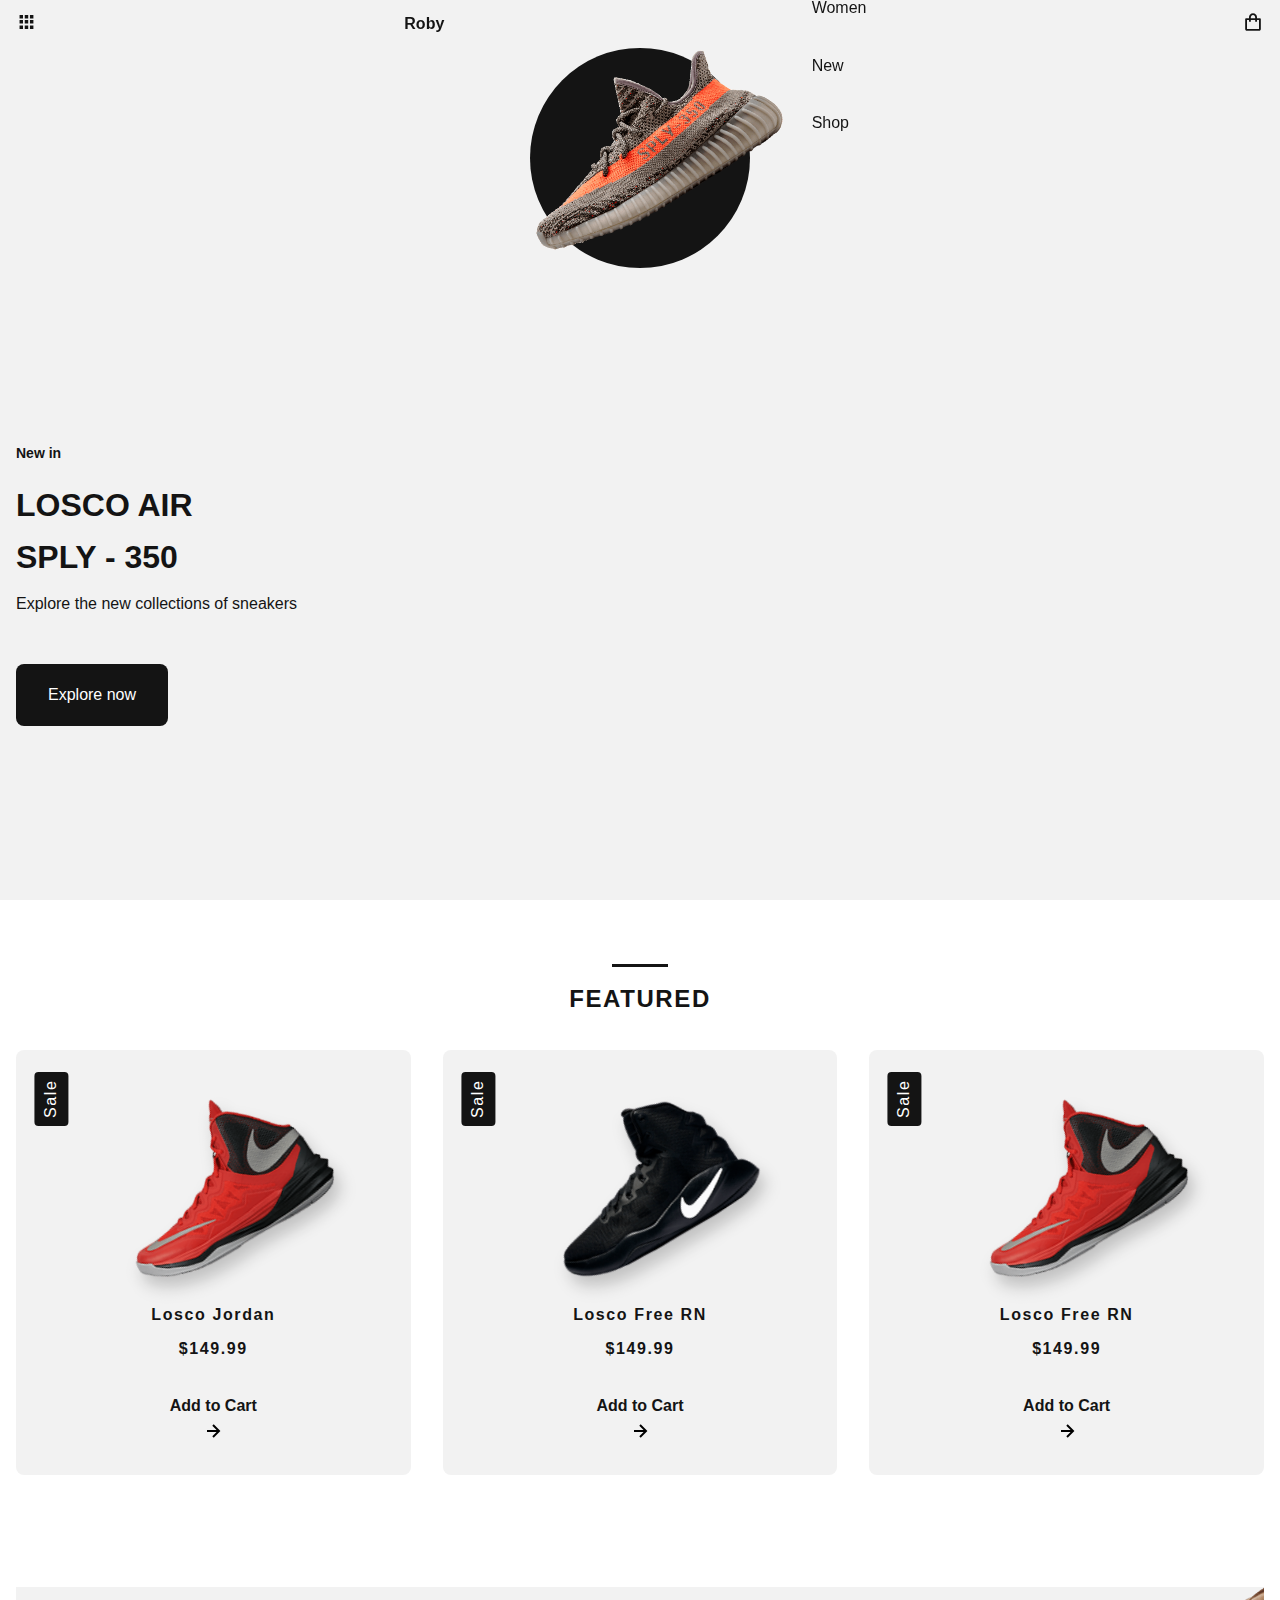
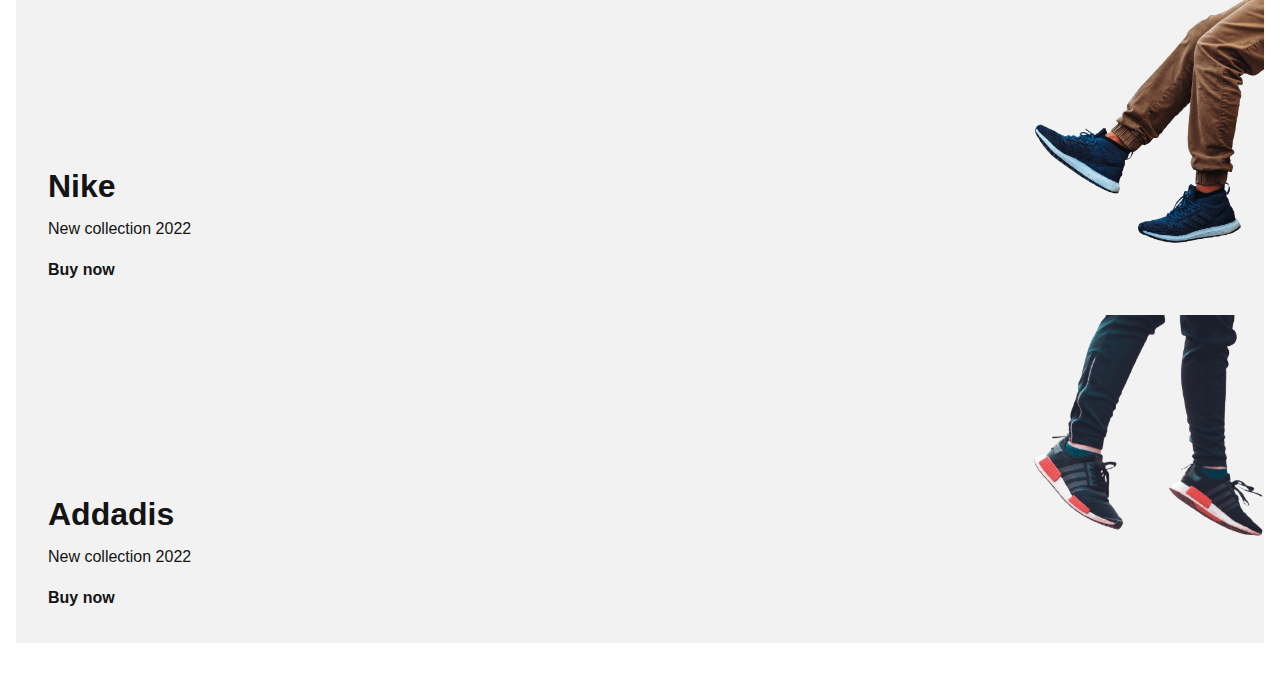
<file: index.html>
<!DOCTYPE html>
<html lang="en">
<head>
    <meta charset="UTF-8">
    <meta http-equiv="X-UA-Compatible" content="IE=edge">
    <meta name="viewport" content="width=device-width, initial-scale=1.0">
    <title>Document</title>
    <link rel="stylesheet" href="style.css">
    <link href='https://unpkg.com/boxicons@2.1.2/css/boxicons.min.css' rel='stylesheet'>
</head>
<body>
    <header class="header-1" id="header">
        <nav class="nav bd-grid">
            <div class="nav__toggle" id="nav-toggle">
                <i class='bx bxs-grid'></i>
            </div>

            <a href="#" class="nav__logo">Roby</a>

            <div class="nav__menu" id="nav-menu">
                <ul class="nav__list">
                    <li class="nav__item"><a href="#home" class="nav__link">Home</a></li>
                    <li class="nav__item"><a href="#featured" class="nav__link">Featured</a></li>
                    <li class="nav__item"><a href="#women" class="nav__link">Women</a></li>
                    <li class="nav__item"><a href="#new" class="nav__link">New</a></li>
                    <li class="nav__item"><a href="#" class="nav__link">Shop</a></li>
                </ul>
            </div>

            <div class="nav__shop">
                <i class='bx bx-shopping-bag' ></i>
            </div>
        </nav>
    </header>
    <main class="main-1">
        <section class="home" id="home">
            <div class="home__container bd-grid">
                <div class="home__sneaker">
                    <div class="home__shape"></div>
                    <img src="img/imghome.png" alt="" class="home__img">
                </div>
                <div class="home__data">
                    <span class="home__new">New in</span>
                    <h1 class="home__tittle">LOSCO AIR <br> SPLY - 350</h1>
                    <p class="home__description">Explore the new collections of sneakers</p>
                    <a href="#" class="button">Explore now</a>
                </div>
            </div>
        </section>
        <section class="featured section" id="featured">
             <h2 class="section-tittle">FEATURED</h2>   

             <div class="featured__container bd-grid">
                <article class="sneaker">
                    <div class="sneaker__sale">Sale</div>
                    <img src="./img/featured1.png" alt="" class="sneaker__img">
                    <span class="sneaker__name">Losco Jordan</span>
                    <span class="sneaker__price">$149.99</span>
                    <a href="" class="buttom-light">Add to Cart <box-icon name='right-arrow-circle button-icon'></box-icon></a>
                    <svg xmlns="http://www.w3.org/2000/svg" width="24" height="24" style="fill: rgba(0, 0, 0, 1)"><path d="m11.293 17.293 1.414 1.414L19.414 12l-6.707-6.707-1.414 1.414L15.586 11H6v2h9.586z"></path></svg>
                </article>

                <article class="sneaker">
                    <div class="sneaker__sale">Sale</div>
                    <img src="./img/featured2.png" alt="" class="sneaker__img">
                    <span class="sneaker__name">Losco Free RN</span>
                    <span class="sneaker__price">$149.99</span>
                    <a href="" class="buttom-light">Add to Cart <box-icon name='right-arrow-circle button-icon'></box-icon></a>
                    <svg xmlns="http://www.w3.org/2000/svg" width="24" height="24" style="fill: rgba(0, 0, 0, 1)"><path d="m11.293 17.293 1.414 1.414L19.414 12l-6.707-6.707-1.414 1.414L15.586 11H6v2h9.586z"></path></svg>
                </article>

                <article class="sneaker">
                    <div class="sneaker__sale">Sale</div>
                    <img src="./img/featured1.png" alt="" class="sneaker__img">
                    <span class="sneaker__name">Losco Free RN</span>
                    <span class="sneaker__price">$149.99</span>
                    <a href="" class="buttom-light">Add to Cart <box-icon name='right-arrow-circle button-icon'></box-icon></a>
                    <svg xmlns="http://www.w3.org/2000/svg" width="24" height="24" style="fill: rgba(0, 0, 0, 1)"><path d="m11.293 17.293 1.414 1.414L19.414 12l-6.707-6.707-1.414 1.414L15.586 11H6v2h9.586z"></path></svg>
                </article>
             </div>
        </section>
        <section class="collection section">
            <div class="collection__container bd-grid">
                <div class="collection__card">
                    <div class="collection__data">
                        <h3 class="collection__name">Nike</h3>
                        <p class="collection__description">New collection 2022</p>
                        <a href="#" class="buttom-light">Buy now</a>
                    </div>
                    <img src="./img/collection1.png" alt="" class="collection__img">
                </div>
            </div>

            <div class="collection__container bd-grid">
                <div class="collection__card">
                    <div class="collection__data">
                        <h3 class="collection__name">Addadis</h3>
                        <p class="collection__description">New collection 2022</p>
                        <a href="#" class="buttom-light">Buy now</a>
                    </div>
                    <img src="./img/collection2.png" alt="" class="collection__img">
                </div>
            </div>
        </section>
    </main>
<script src="./js/index.js"></script>    
</body>
</html>
</file>
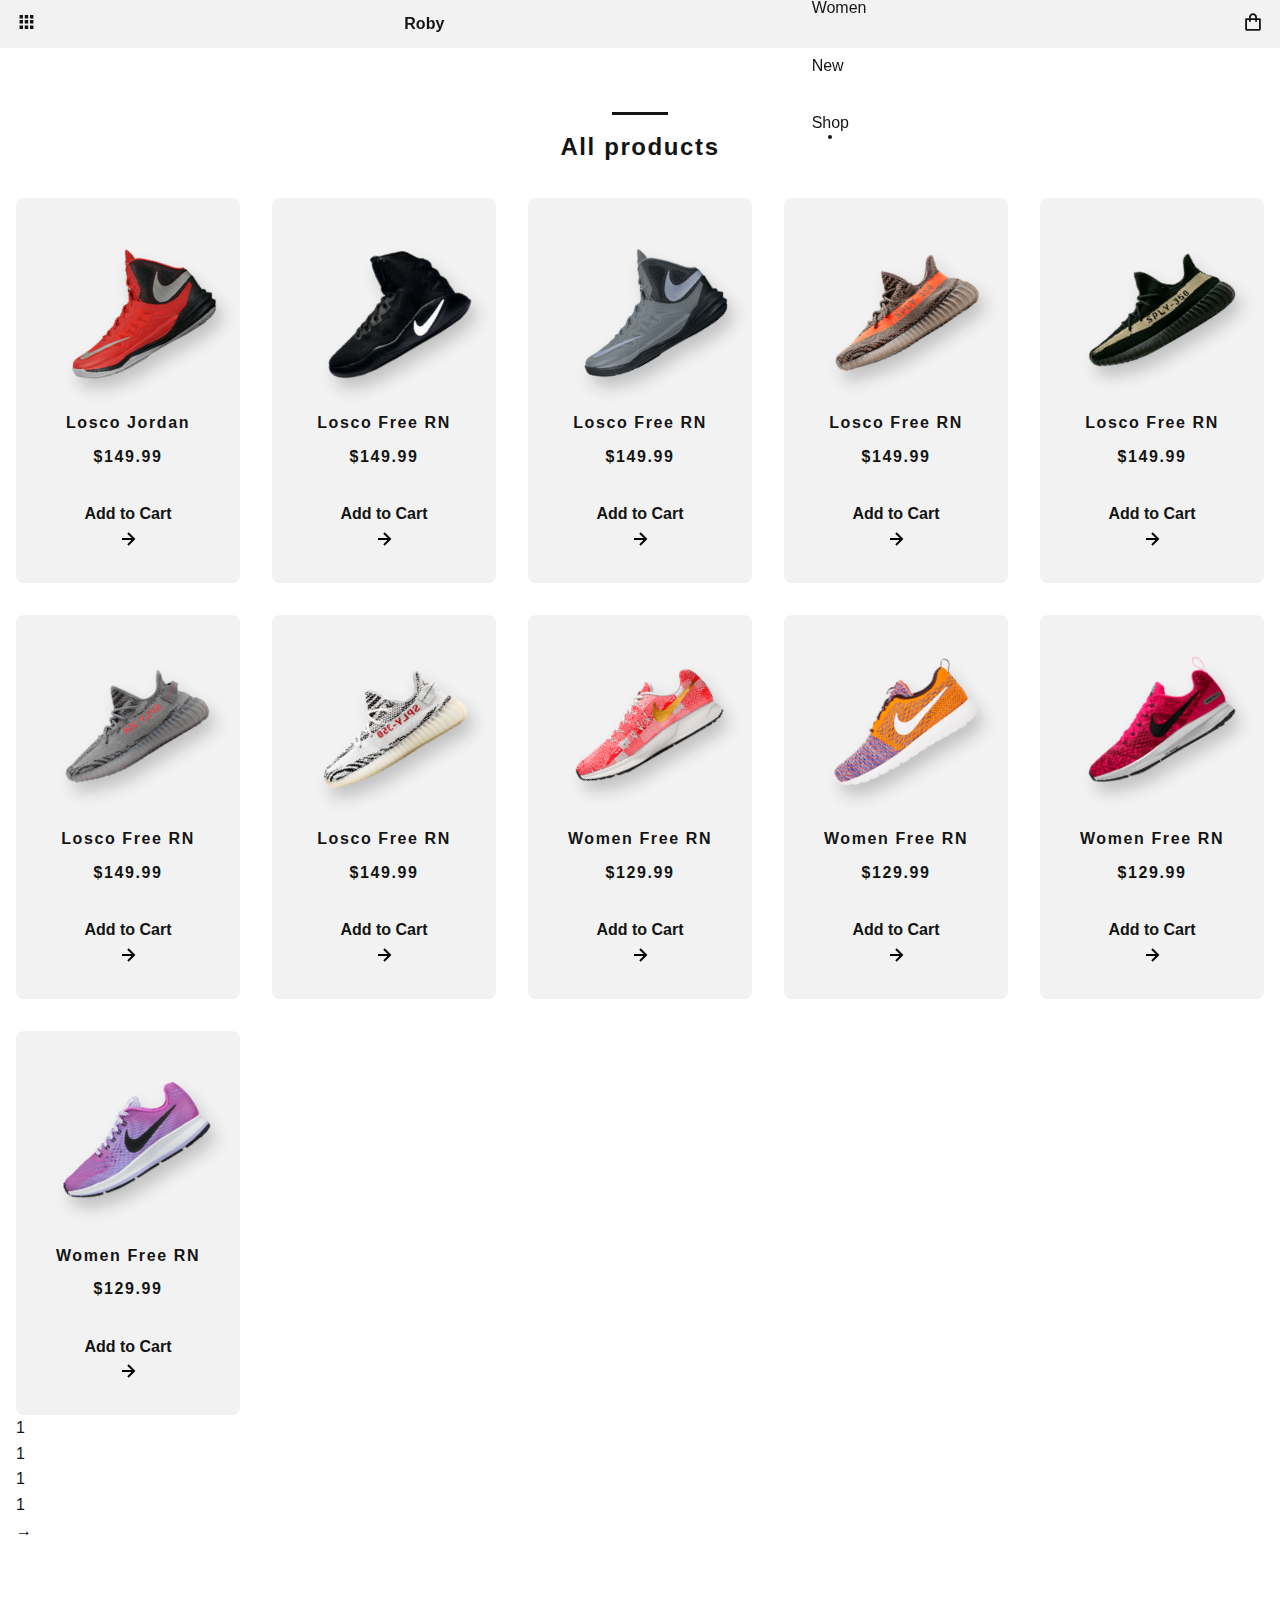
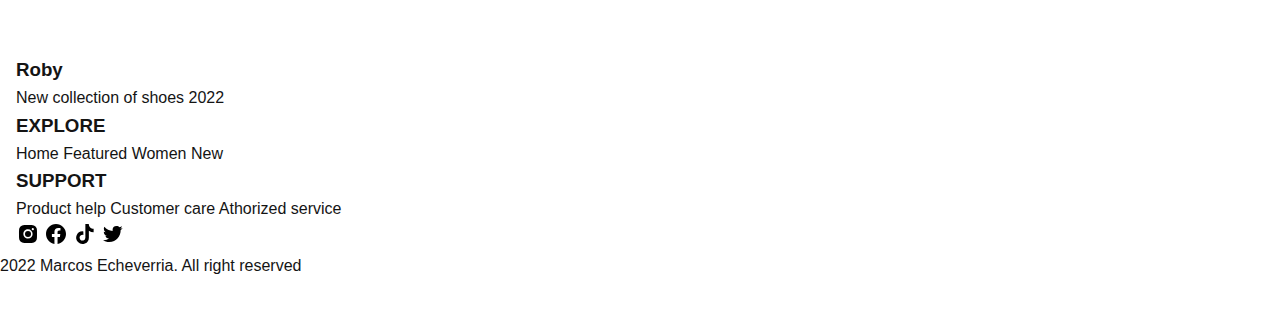
<file: shop.html>
<!DOCTYPE html>
<html lang="en">
<head>
    <meta charset="UTF-8">
    <meta http-equiv="X-UA-Compatible" content="IE=edge">
    <meta name="viewport" content="width=device-width, initial-scale=1.0">
    <link rel="stylesheet" href="style.css">
    <link href='https://unpkg.com/boxicons@2.1.2/css/boxicons.min.css' rel='stylesheet'>
    <title>Responsive ecommerce</title>
</head>
<body>
    <header class="header-1" id="header">
         
        <nav class="nav bd-grid">
            <div class="nav__toggle" id="nav-toggle">
                <i class='bx bxs-grid'></i>
            </div>

            <a href="#" class="nav__logo">Roby</a>

            <div class="nav__menu" id="nav-menu">
                <ul class="nav__list">
                    <li class="nav__item"><a href="index.html" class="nav__link">Home</a></li>
                    <li class="nav__item"><a href="./index.html#featured" class="nav__link">Featured</a></li>
                    <li class="nav__item"><a href="./index.html#women" class="nav__link">Women</a></li>
                    <li class="nav__item"><a href="./index.html#new" class="nav__link">New</a></li>
                    <li class="nav__item"><a href="#shop" class="nav__link active">Shop</a></li>
                </ul>
            </div>

            <div class="nav__shop">
                <i class='bx bx-shopping-bag' ></i>
            </div>
        </nav>

    </header>
    <main class="1-main">
        <section class="featured section" id="shop">
            <h2 class="section-tittle">All products</h2>   

            <div class="featured__container bd-grid">
               <article class="sneaker">
                   <img src="./img/featured1.png" alt="" class="sneaker__img">
                   <span class="sneaker__name">Losco Jordan</span>
                   <span class="sneaker__price">$149.99</span>
                   <a href="" class="buttom-light">Add to Cart <box-icon name='right-arrow-circle button-icon'></box-icon></a>
                   <svg xmlns="http://www.w3.org/2000/svg" width="24" height="24" style="fill: rgba(0, 0, 0, 1)"><path d="m11.293 17.293 1.414 1.414L19.414 12l-6.707-6.707-1.414 1.414L15.586 11H6v2h9.586z"></path></svg>
               </article>

               <article class="sneaker">
                   <img src="./img/featured2.png" alt="" class="sneaker__img">
                   <span class="sneaker__name">Losco Free RN</span>
                   <span class="sneaker__price">$149.99</span>
                   <a href="" class="buttom-light">Add to Cart <box-icon name='right-arrow-circle button-icon'></box-icon></a>
                   <svg xmlns="http://www.w3.org/2000/svg" width="24" height="24" style="fill: rgba(0, 0, 0, 1)"><path d="m11.293 17.293 1.414 1.414L19.414 12l-6.707-6.707-1.414 1.414L15.586 11H6v2h9.586z"></path></svg>
               </article>

               <article class="sneaker">
                   <img src="./img/featured3.png" alt="" class="sneaker__img">
                   <span class="sneaker__name">Losco Free RN</span>
                   <span class="sneaker__price">$149.99</span>
                   <a href="" class="buttom-light">Add to Cart <box-icon name='right-arrow-circle button-icon'></box-icon></a>
                   <svg xmlns="http://www.w3.org/2000/svg" width="24" height="24" style="fill: rgba(0, 0, 0, 1)"><path d="m11.293 17.293 1.414 1.414L19.414 12l-6.707-6.707-1.414 1.414L15.586 11H6v2h9.586z"></path></svg>
               </article>
                
               <article class="sneaker">
                   <img src="./img/new2.png" alt="" class="sneaker__img">
                   <span class="sneaker__name">Losco Free RN</span>
                   <span class="sneaker__price">$149.99</span>
                   <a href="" class="buttom-light">Add to Cart <box-icon name='right-arrow-circle button-icon'></box-icon></a>
                   <svg xmlns="http://www.w3.org/2000/svg" width="24" height="24" style="fill: rgba(0, 0, 0, 1)"><path d="m11.293 17.293 1.414 1.414L19.414 12l-6.707-6.707-1.414 1.414L15.586 11H6v2h9.586z"></path></svg>
               </article>

               <article class="sneaker">
                   <img src="./img/new3.png" alt="" class="sneaker__img">
                   <span class="sneaker__name">Losco Free RN</span>
                   <span class="sneaker__price">$149.99</span>
                   <a href="" class="buttom-light">Add to Cart <box-icon name='right-arrow-circle button-icon'></box-icon></a>
                   <svg xmlns="http://www.w3.org/2000/svg" width="24" height="24" style="fill: rgba(0, 0, 0, 1)"><path d="m11.293 17.293 1.414 1.414L19.414 12l-6.707-6.707-1.414 1.414L15.586 11H6v2h9.586z"></path></svg>
               </article>

               <article class="sneaker">
                   <img src="./img/new4.png" alt="" class="sneaker__img">
                   <span class="sneaker__name">Losco Free RN</span>
                   <span class="sneaker__price">$149.99</span>
                   <a href="" class="buttom-light">Add to Cart <box-icon name='right-arrow-circle button-icon'></box-icon></a>
                   <svg xmlns="http://www.w3.org/2000/svg" width="24" height="24" style="fill: rgba(0, 0, 0, 1)"><path d="m11.293 17.293 1.414 1.414L19.414 12l-6.707-6.707-1.414 1.414L15.586 11H6v2h9.586z"></path></svg>
               </article>

               <article class="sneaker">
                   <img src="./img/new5.png" alt="" class="sneaker__img">
                   <span class="sneaker__name">Losco Free RN</span>
                   <span class="sneaker__price">$149.99</span>
                   <a href="" class="buttom-light">Add to Cart <box-icon name='right-arrow-circle button-icon'></box-icon></a>
                   <svg xmlns="http://www.w3.org/2000/svg" width="24" height="24" style="fill: rgba(0, 0, 0, 1)"><path d="m11.293 17.293 1.414 1.414L19.414 12l-6.707-6.707-1.414 1.414L15.586 11H6v2h9.586z"></path></svg>
               </article>

               <article class="sneaker">
                   <img src="./img/women1.png" alt="" class="sneaker__img">
                   <span class="sneaker__name">Women Free RN</span>
                   <span class="sneaker__price">$129.99</span>
                   <a href="" class="buttom-light">Add to Cart <box-icon name='right-arrow-circle button-icon'></box-icon></a>
                   <svg xmlns="http://www.w3.org/2000/svg" width="24" height="24" style="fill: rgba(0, 0, 0, 1)"><path d="m11.293 17.293 1.414 1.414L19.414 12l-6.707-6.707-1.414 1.414L15.586 11H6v2h9.586z"></path></svg>
               </article>

               <article class="sneaker">
                   <img src="./img/women2.png" alt="" class="sneaker__img">
                   <span class="sneaker__name">Women Free RN</span>
                   <span class="sneaker__price">$129.99</span>
                   <a href="" class="buttom-light">Add to Cart <box-icon name='right-arrow-circle button-icon'></box-icon></a>
                   <svg xmlns="http://www.w3.org/2000/svg" width="24" height="24" style="fill: rgba(0, 0, 0, 1)"><path d="m11.293 17.293 1.414 1.414L19.414 12l-6.707-6.707-1.414 1.414L15.586 11H6v2h9.586z"></path></svg>
               </article>

               <article class="sneaker">
                   <img src="./img/women3.png" alt="" class="sneaker__img">
                   <span class="sneaker__name">Women Free RN</span>
                   <span class="sneaker__price">$129.99</span>
                   <a href="" class="buttom-light">Add to Cart <box-icon name='right-arrow-circle button-icon'></box-icon></a>
                   <svg xmlns="http://www.w3.org/2000/svg" width="24" height="24" style="fill: rgba(0, 0, 0, 1)"><path d="m11.293 17.293 1.414 1.414L19.414 12l-6.707-6.707-1.414 1.414L15.586 11H6v2h9.586z"></path></svg>
               </article>

               <article class="sneaker">
                   <img src="./img/women4.png" alt="" class="sneaker__img">
                   <span class="sneaker__name">Women Free RN</span>
                   <span class="sneaker__price">$129.99</span>
                   <a href="" class="buttom-light">Add to Cart <box-icon name='right-arrow-circle button-icon'></box-icon></a>
                   <svg xmlns="http://www.w3.org/2000/svg" width="24" height="24" style="fill: rgba(0, 0, 0, 1)"><path d="m11.293 17.293 1.414 1.414L19.414 12l-6.707-6.707-1.414 1.414L15.586 11H6v2h9.586z"></path></svg>
               </article>
            </div>

            <div class="sneaker__pages bd-grid">
                <span class="sneaker__pag">1</span>
                <span class="sneaker__pag">1</span>
                <span class="sneaker__pag">1</span>
                <span class="sneaker__pag">1</span>
                <span class="sneaker__pag">&#8594;</span>
            </div>
       </section>

    </main>

    <script src="./js/index.js"></script>    

    <footer class="footer section">
        <div class="footer__container bd-grid">
            <div class="footer__box">
                <h3 class="footer__tittle">Roby</h3>
                <p class="footer__description">New collection of shoes 2022</p>
            </div>

            <div class="footer__box">
                <h3 class="footer__tittle">EXPLORE</h3>
                <ul>
                    <li>
                        <a href="#home" class="footer__link">Home</a>
                        <a href="#featured" class="footer__link">Featured</a>
                        <a href="#women" class="footer__link">Women</a>
                        <a href="#new" class="footer__link">New</a>
                    </li>
                </ul>
            </div>

            <div class="footer__box">
                <h3 class="footer__tittle">SUPPORT</h3>
                <ul>
                    <li>
                        <a href="#" class="footer__link">Product help</a>
                        <a href="#" class="footer__link">Customer care</a>
                        <a href="#" class="footer__link">Athorized service</a>
                    </li>
                </ul>
            </div>

            <div class="footer__box">
                <a href="#" class="footer__social"><svg xmlns="http://www.w3.org/2000/svg" width="24" height="24""><path d="M20.947 8.305a6.53 6.53 0 0 0-.419-2.216 4.61 4.61 0 0 0-2.633-2.633 6.606 6.606 0 0 0-2.186-.42c-.962-.043-1.267-.055-3.709-.055s-2.755 0-3.71.055a6.606 6.606 0 0 0-2.185.42 4.607 4.607 0 0 0-2.633 2.633 6.554 6.554 0 0 0-.419 2.185c-.043.963-.056 1.268-.056 3.71s0 2.754.056 3.71c.015.748.156 1.486.419 2.187a4.61 4.61 0 0 0 2.634 2.632 6.584 6.584 0 0 0 2.185.45c.963.043 1.268.056 3.71.056s2.755 0 3.71-.056a6.59 6.59 0 0 0 2.186-.419 4.615 4.615 0 0 0 2.633-2.633c.263-.7.404-1.438.419-2.187.043-.962.056-1.267.056-3.71-.002-2.442-.002-2.752-.058-3.709zm-8.953 8.297c-2.554 0-4.623-2.069-4.623-4.623s2.069-4.623 4.623-4.623a4.623 4.623 0 0 1 0 9.246zm4.807-8.339a1.077 1.077 0 0 1-1.078-1.078 1.077 1.077 0 1 1 2.155 0c0 .596-.482 1.078-1.077 1.078z"></path><circle cx="11.994" cy="11.979" r="3.003"></circle></svg></a>
                <a href="#" class="footer__social"><svg xmlns="http://www.w3.org/2000/svg" width="24" height="24""><path d="M12.001 2.002c-5.522 0-9.999 4.477-9.999 9.999 0 4.99 3.656 9.126 8.437 9.879v-6.988h-2.54v-2.891h2.54V9.798c0-2.508 1.493-3.891 3.776-3.891 1.094 0 2.24.195 2.24.195v2.459h-1.264c-1.24 0-1.628.772-1.628 1.563v1.875h2.771l-.443 2.891h-2.328v6.988C18.344 21.129 22 16.992 22 12.001c0-5.522-4.477-9.999-9.999-9.999z"></path></svg></a>
                <a href="#" class="footer__social"><svg xmlns="http://www.w3.org/2000/svg" width="24" height="24""><path d="M19.59 6.69a4.83 4.83 0 0 1-3.77-4.25V2h-3.45v13.67a2.89 2.89 0 0 1-5.2 1.74 2.89 2.89 0 0 1 2.31-4.64 2.93 2.93 0 0 1 .88.13V9.4a6.84 6.84 0 0 0-1-.05A6.33 6.33 0 0 0 5 20.1a6.34 6.34 0 0 0 10.86-4.43v-7a8.16 8.16 0 0 0 4.77 1.52v-3.4a4.85 4.85 0 0 1-1-.1z"></path></svg></a>
                <a href="#" class="footer__social"><svg xmlns="http://www.w3.org/2000/svg" width="24" height="24""><path d="M19.633 7.997c.013.175.013.349.013.523 0 5.325-4.053 11.461-11.46 11.461-2.282 0-4.402-.661-6.186-1.809.324.037.636.05.973.05a8.07 8.07 0 0 0 5.001-1.721 4.036 4.036 0 0 1-3.767-2.793c.249.037.499.062.761.062.361 0 .724-.05 1.061-.137a4.027 4.027 0 0 1-3.23-3.953v-.05c.537.299 1.16.486 1.82.511a4.022 4.022 0 0 1-1.796-3.354c0-.748.199-1.434.548-2.032a11.457 11.457 0 0 0 8.306 4.215c-.062-.3-.1-.611-.1-.923a4.026 4.026 0 0 1 4.028-4.028c1.16 0 2.207.486 2.943 1.272a7.957 7.957 0 0 0 2.556-.973 4.02 4.02 0 0 1-1.771 2.22 8.073 8.073 0 0 0 2.319-.624 8.645 8.645 0 0 1-2.019 2.083z"></path></svg></a>
            </div>
        </div>

        <p class="footer__copy">2022 Marcos Echeverria. All right reserved</p>
    </footer>

</body>
</html>
</file>
<file: style.css>
:root {
    --header-height: 3rem;
    --font-medium:500;
    --font-semi-bold:600;
    --font-bold:700;

    --dark-color: #141414;
    --dark-color-light: #8A8A8A;
    --dark-color-lighten: #F2F2F2;
    --withe-color: #FFFFFF;

    --body-font: "Poppins", sans-serif;
    --big-font-size: 1.25rem;
    --bigger-font-size: 1.5rem;
    --biggest-font-size: 2rem;
    --normal-font-size: .938rem;
    --smaller-font-size: .813rem;

    --mb-1: .5rem;
    --mb-2: 1rem;
    --mb-3: 1.5rem;
    --mb-4: 2rem;
    --mb-5: 2.5rem;
    --mb-6: 3rem;
    
    --z-fixed: 100;

    --rotate-img: rotate(-30deg);
}

@media screen and (min-width: 768px){
    :root{
        --big-font-size: 1.5rem;
        --bigger-font-size: 2rem;
        --biggest-font-size: 3rem;
        --normal-font-size: 1rem;
        --smaller-font-size: .875rem;  
    }
}

*, ::before, ::after{
    box-sizing: border-box;
}

html{
    scroll-behavior: smooth;
}

body{
    margin: var(--header-height) 0 0 0;
    font-family: var(--body-font);
    font-size: var(--normal-font-size);
    font-weight: var(--font-medium);
    color: var(--dark-color);
    line-height: 1.6;
}

h1,h2,h3,p,ul{
    margin: 0;
}

ul{
    padding: 0;
    list-style: none;
}

a{
    text-decoration: none;
    color: var(--dark-color);
}

img{
    max-width: 100%;
    height: auto;
    display: block;
}

.section{
    padding: 5rem 0 2rem;
}

.section-tittle{
    position: relative;
    font-size: var(--big-font-size);
    margin-bottom: var(--mb-4);
    text-align: center;
    letter-spacing: .1rem;
}

.section-tittle::after{
    content: " ";
    position: absolute;
    width: 56px;
    height: .18rem;
    top: -1rem;
    left: 0;
    right: 0;
    margin: auto;
    background-color: var(--dark-color);
}

.bd-grid{
    max-width: 1024;
    display: grid;
    grid-template-columns: 100%;
    column-gap: 2rem;
    width: calc(100% - 2rem);
    margin-left: var(--mb-2);
    margin-right: var(--mb-2);
}

.header-1{
    width: 100%;
    position: fixed;
    top: 0;
    left: 0;
    z-index: var(--z-fixed);
    background-color: var(--dark-color-lighten);   
}

.nav{
    height: var(--header-height);
    display: flex;
    justify-content: space-between;
    align-items: center;
}

@media screen and (max-width: 768px){
    .nav__menu{
        position: fixed;
        top: var(--header-height);
        left: -100%;
        width: 70%;
        height: 100vh;
        padding: 2rem;
        background-color: var(--withe-color);
        transition: .5s;
    }
}

.nav__item{
    margin-bottom: var(--mb-4);
}

.nav__logo{
    font-weight: var(--font-semi-bold);
}

.nav__toggle, .nav__shop{
    font-size: 1.3rem;
    cursor: pointer;
}

.show{
    left: 0;
}

.active{
    position: relative;   
}

.active::before{
    content: "";
    position: absolute;
    bottom: -.5rem;
    left: 45%;
    width: 4px;
    height: 4px;
    background-color: var(--dark-color);
    border-radius: 50%;
} 

.scroll-header{
    background-color: var(--withe-color);
    box-shadow: 0 2px 4px rgba(0, 0, 0, .1);

}

.home{
    background-color: var(--dark-color-lighten);
    overflow: hidden;
}

.home__container{
    height: calc(100vh - var(--header-height));
}

.home__sneaker{
    position: relative;
    display: flex;
    justify-content: center;
}

.home__shape{
    width: 220px;
    height: 220px;
    background-color: var(--dark-color);
    border-radius: 50%;  
}

.home__img{
    position: absolute;
    top: 1.5rem;
    max-width: initial;
    width: 275px;
    transform: var(--rotate-img);
}

.home__new{
    display: block;
    font-size: var(--smaller-font-size);
    font-weight: var(--font-semi-bold);
    margin-bottom: var(--mb-2);
}

.home__tittle{
    font-size: var(--bigger-font-size);
    margin-bottom: var(--mb-1);   
}

.home__description{
    margin-bottom: var(--mb-6);
    
}

.button{
    display: inline-block;
    background-color: var(--dark-color);
    color: var(--withe-color);
    padding: 1.125rem 2rem;
    font-weight: var(--font-medium);
    border-radius: .5rem;
    transition: .3s;
}


.buttom-light{
    display: inline-flex;
    color: var(--dark-color);
    font-weight: var(--font-semi-bold);
    align-items: center;
}


.buttom-icon{
    font-size: 1.5rem;
    margin-left: var(--mb-1);
    transition: .3s;
}


.buttom-light:hover .buttom-icon{
    transform: translateX(.25rem);
}


button:hover{
    transform: translateY(-.25rem);
}

.featured__container{
    row-gap: 2rem;
    grid-template-columns: repeat(auto-fit, minmax(220px, 1fr));
}

.sneaker{
    position: relative;
    display: flex;
    flex-direction: column;
    align-items: center;
    padding: 2rem;
    background-color: var(--dark-color-lighten);
    border-radius: .5rem;
    transition: .3s;
}

.sneaker__sale{
    position: absolute;
    left: .5rem;
    background-color: var(--dark-color);
    color: var(--withe-color);
    padding: .25rem .5rem;
    border-radius: .25rem;
    font-size: var(--mb-2);
    transform: rotate(-90deg);
    letter-spacing: .1rem;
}

.sneaker__img{
    width: 220px;
    margin-top: var(--mb-3);
    margin-bottom: var(--mb-6);
    transform: var(--rotate-img);
    filter: drop-shadow(0 12px 8px rgba(0,0,0,.2));
}

.sneaker__name, .sneaker__price{
    font-size: var(--mb-2);
    letter-spacing: .1rem;
    font-weight: var(--font-semi-bold);
}

.sneaker__name{
    margin-bottom: var(--mb-1);
}

.sneaker__price{
    margin-bottom: var(--mb-4);
}

.sneaker:hover{
    transform: translateY(-.5rem);
}

.collection__container{
    row-gap: 2rem;
    justify-content: center;
}

.collection__card{
    position: relative;
    display: flex;
    height: 328px;
    background-color: var(--dark-color-lighten);
    padding: 2rem;
    border: .5rem;
    transition: .3s;
}

.collection__data{
    align-self: flex-end;
}

.collection__img{
    position: absolute;
    top: 0;
    right: 0;
    width: 230px;
}

.collection__name{
    font-size: var(--bigger-font-size);
    margin-bottom: .25rem;
}

.collection__description{
    margin-bottom: var(--mb-2);
}

.collection__card:hover{
    transform: translateY(-.5rem);
}
</file>
